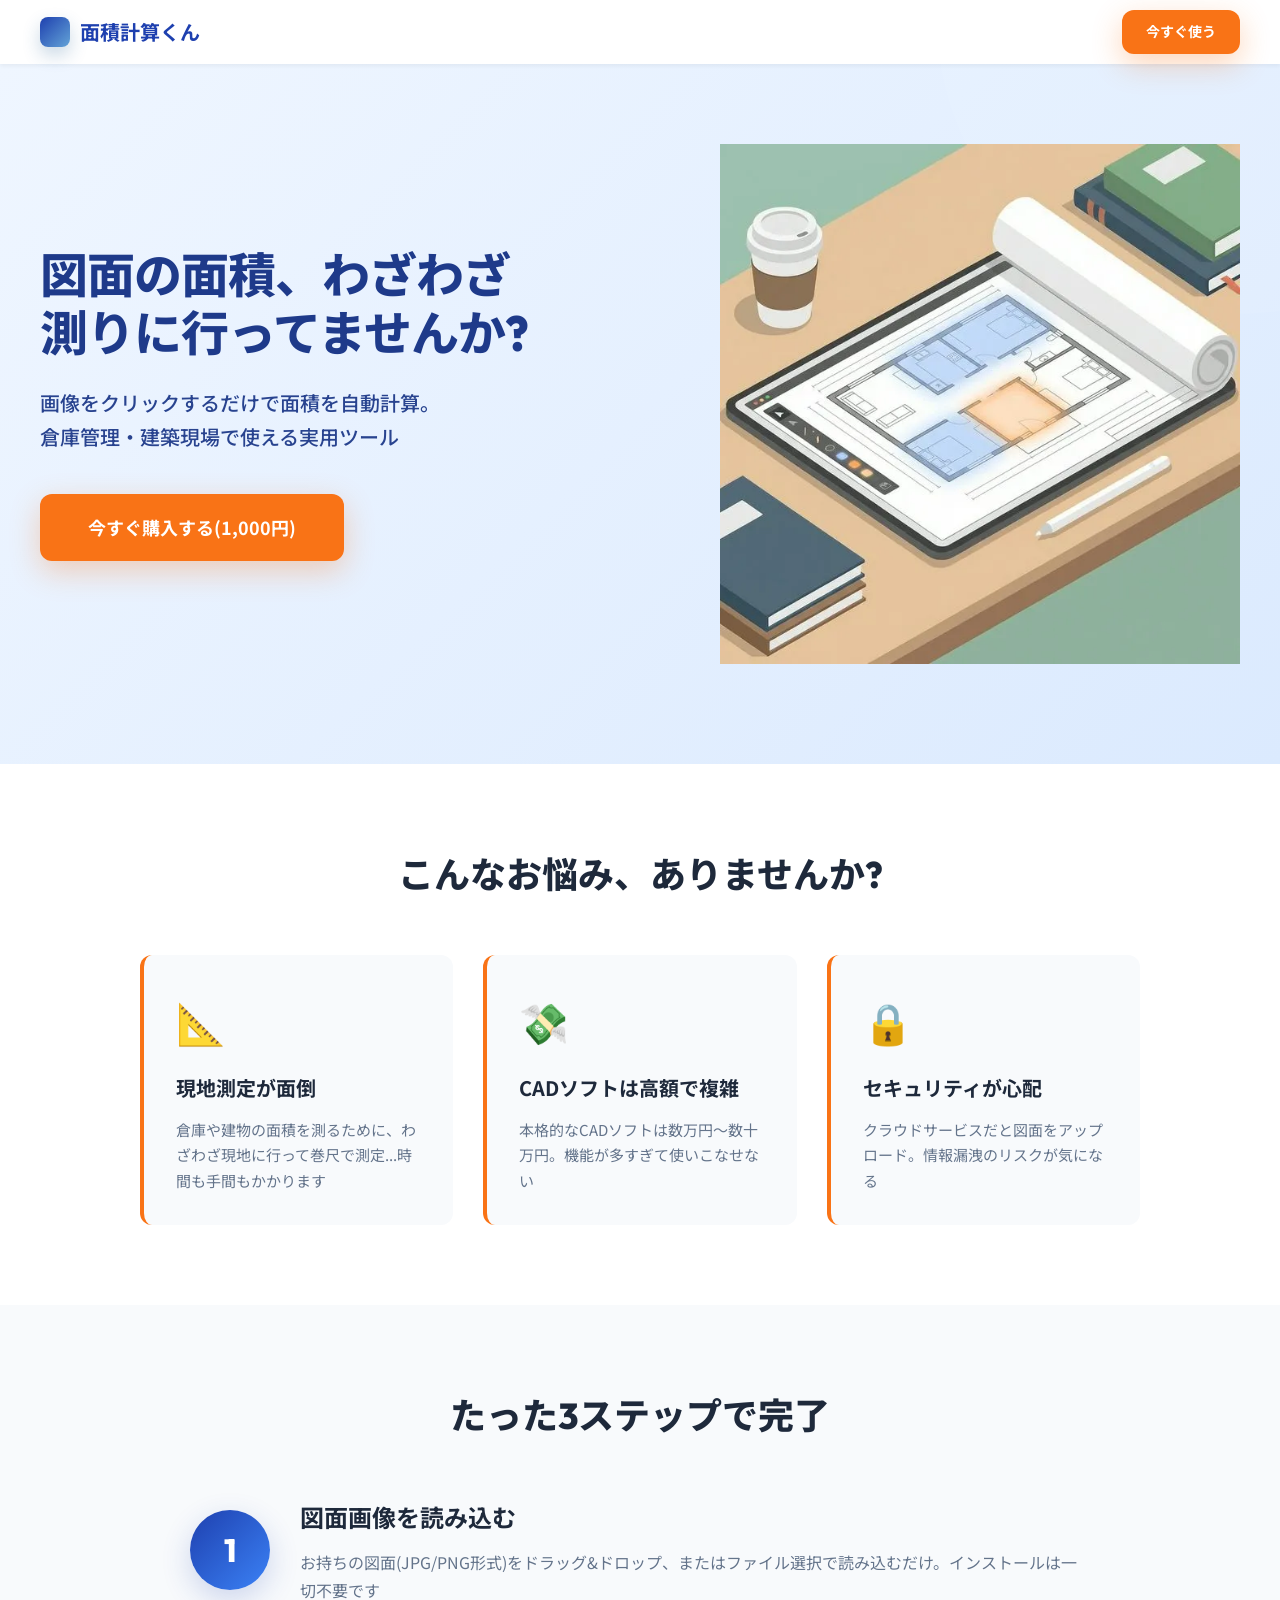
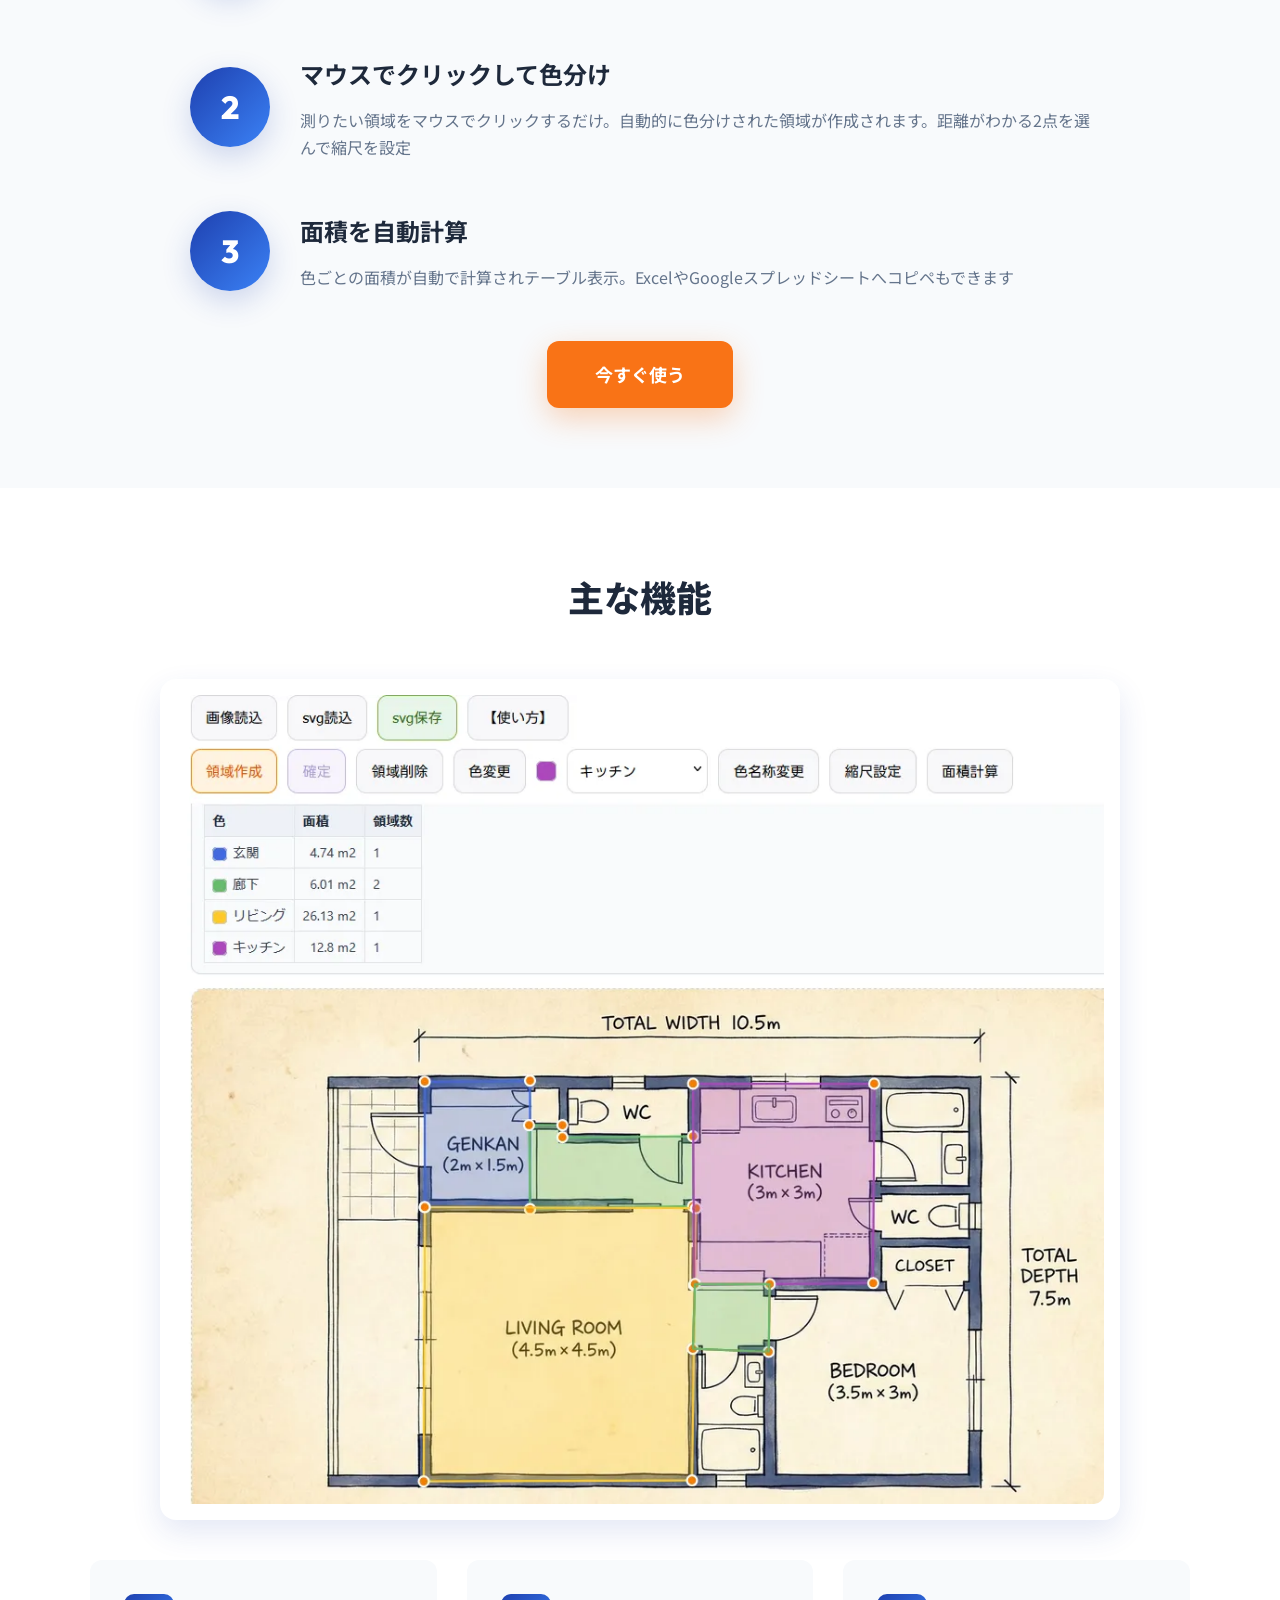
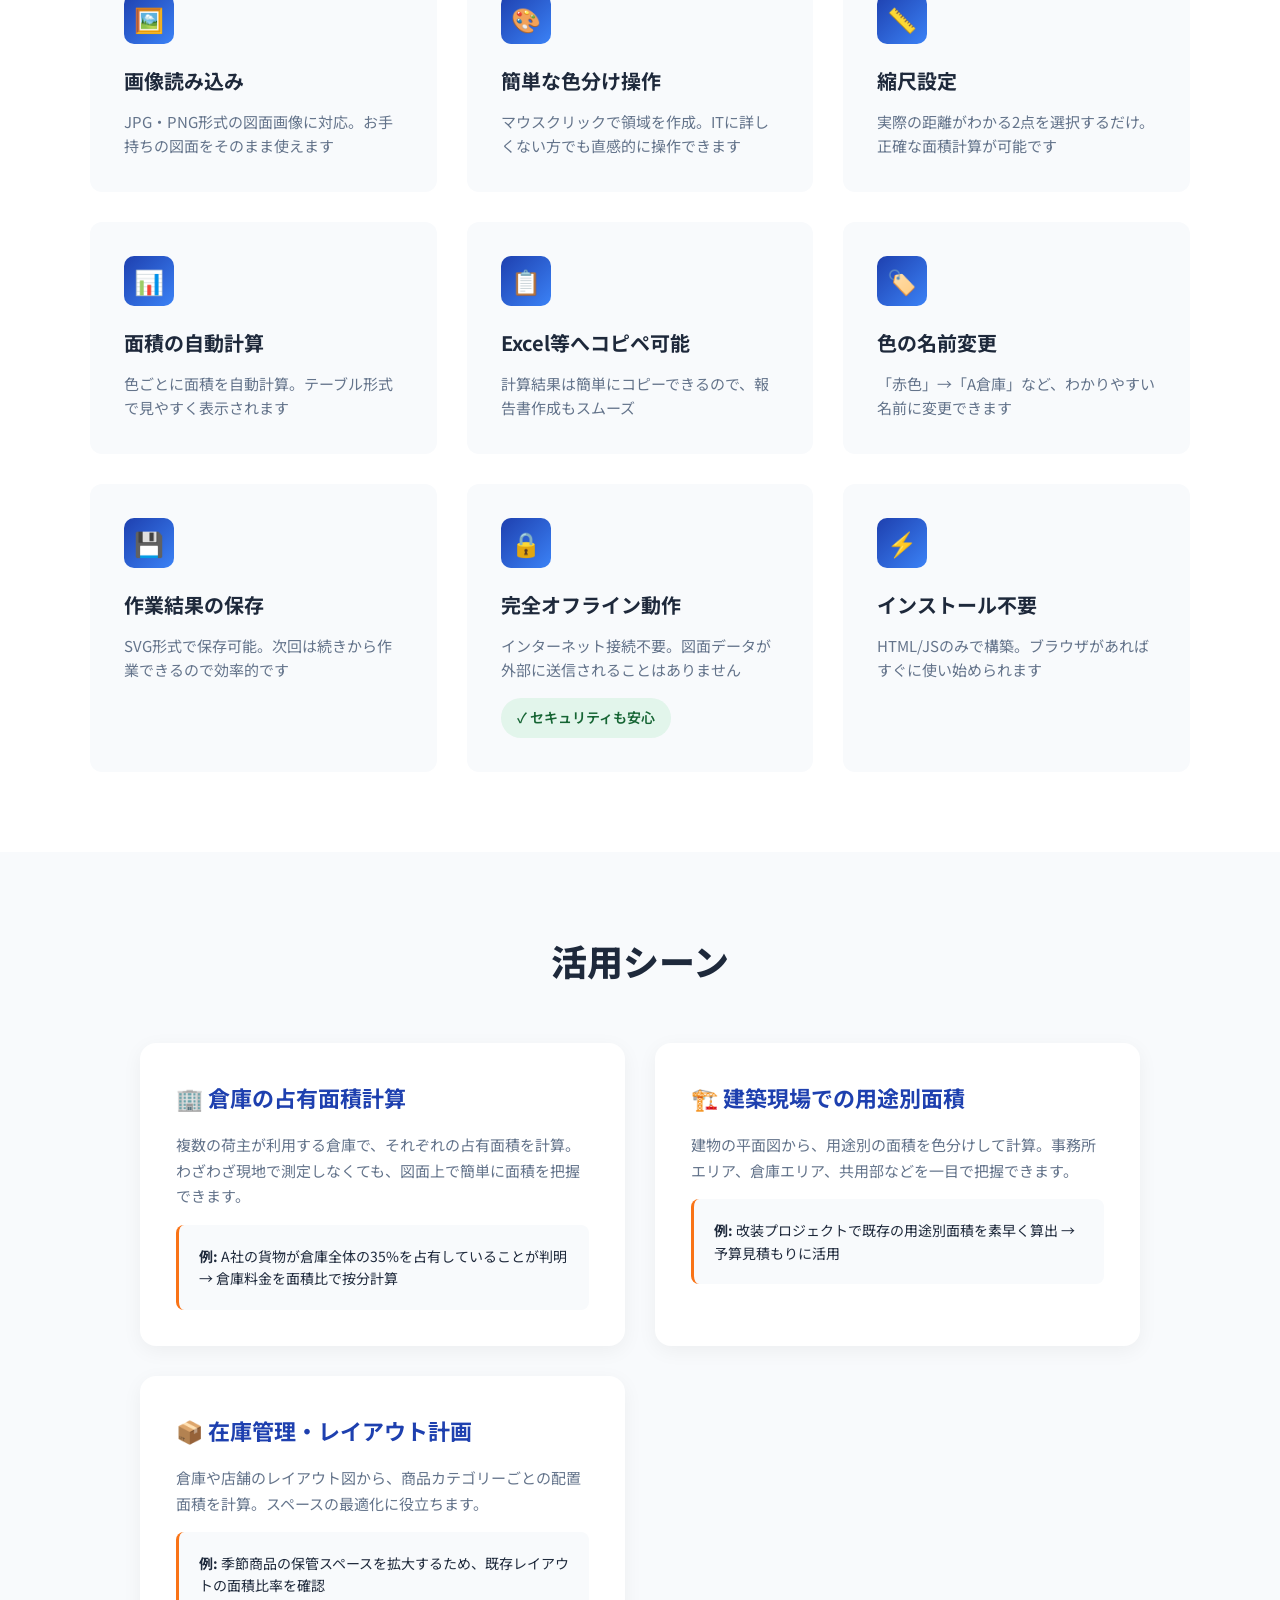
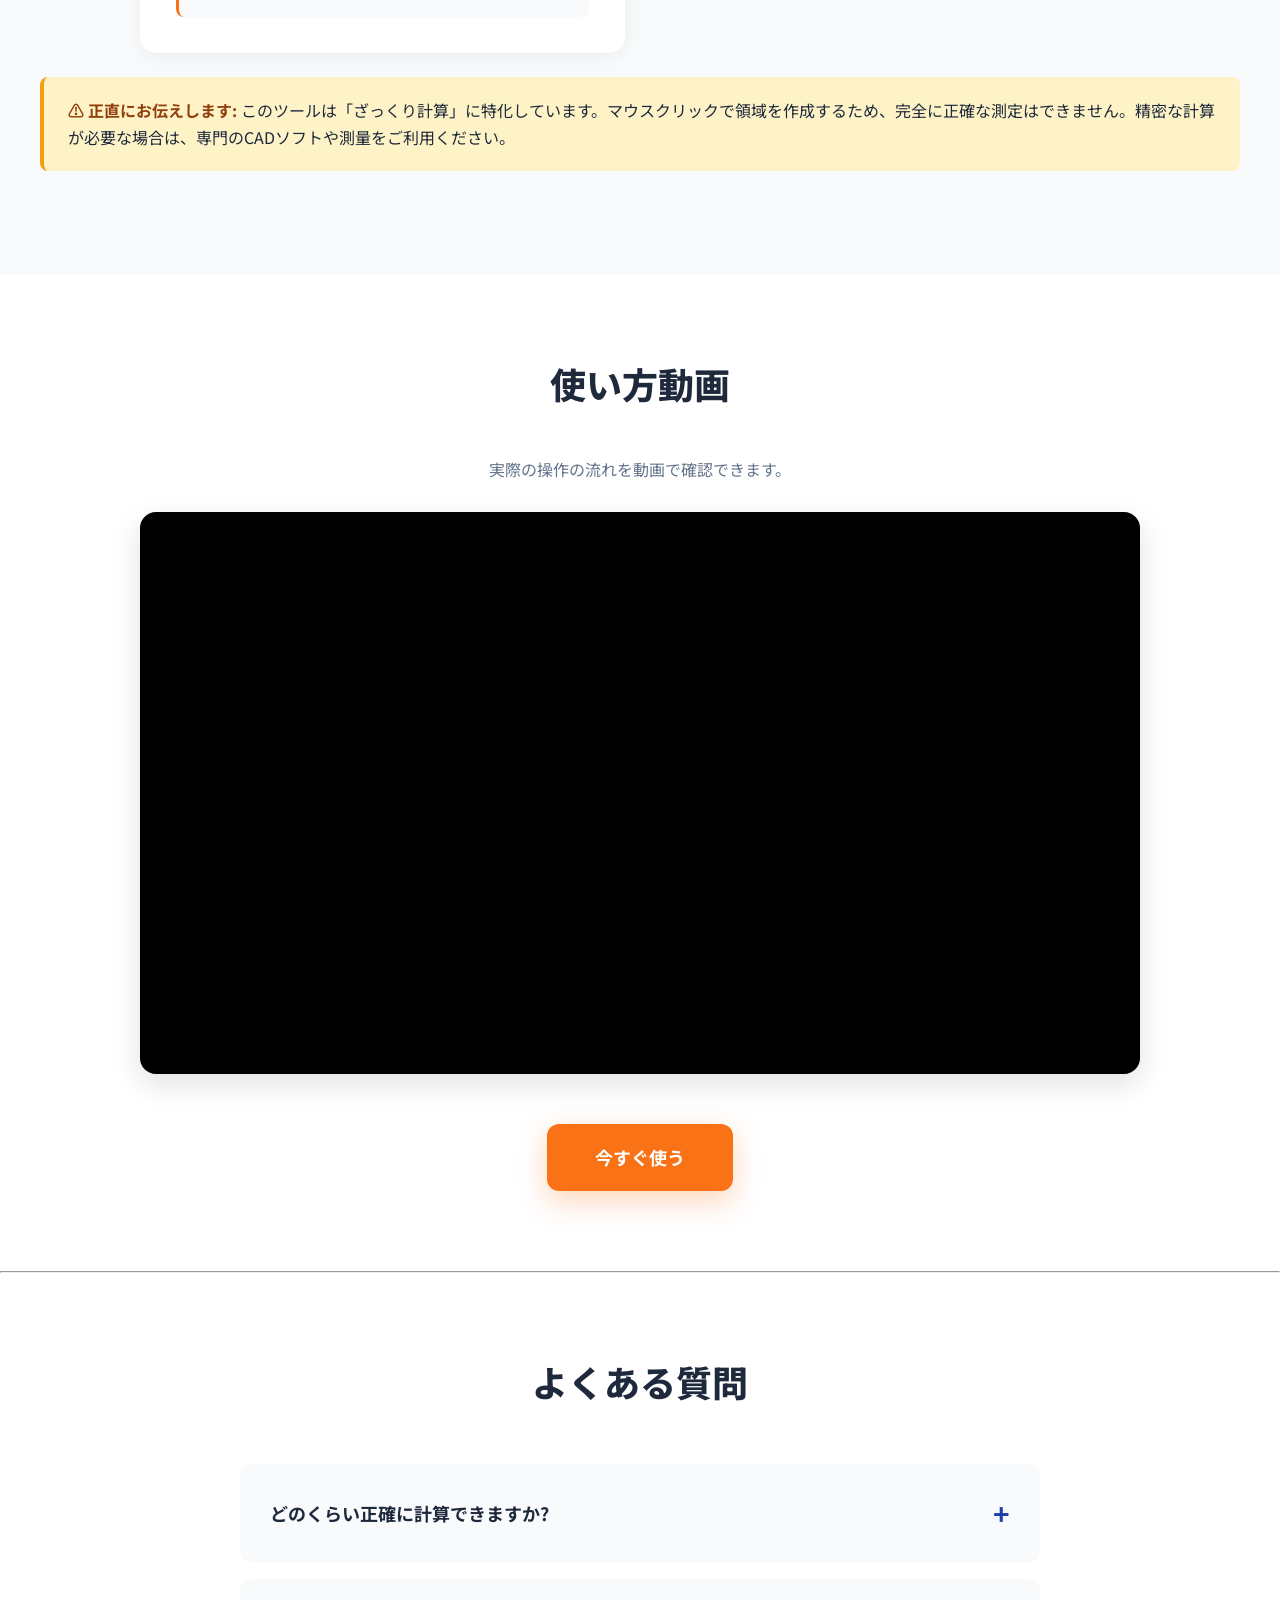
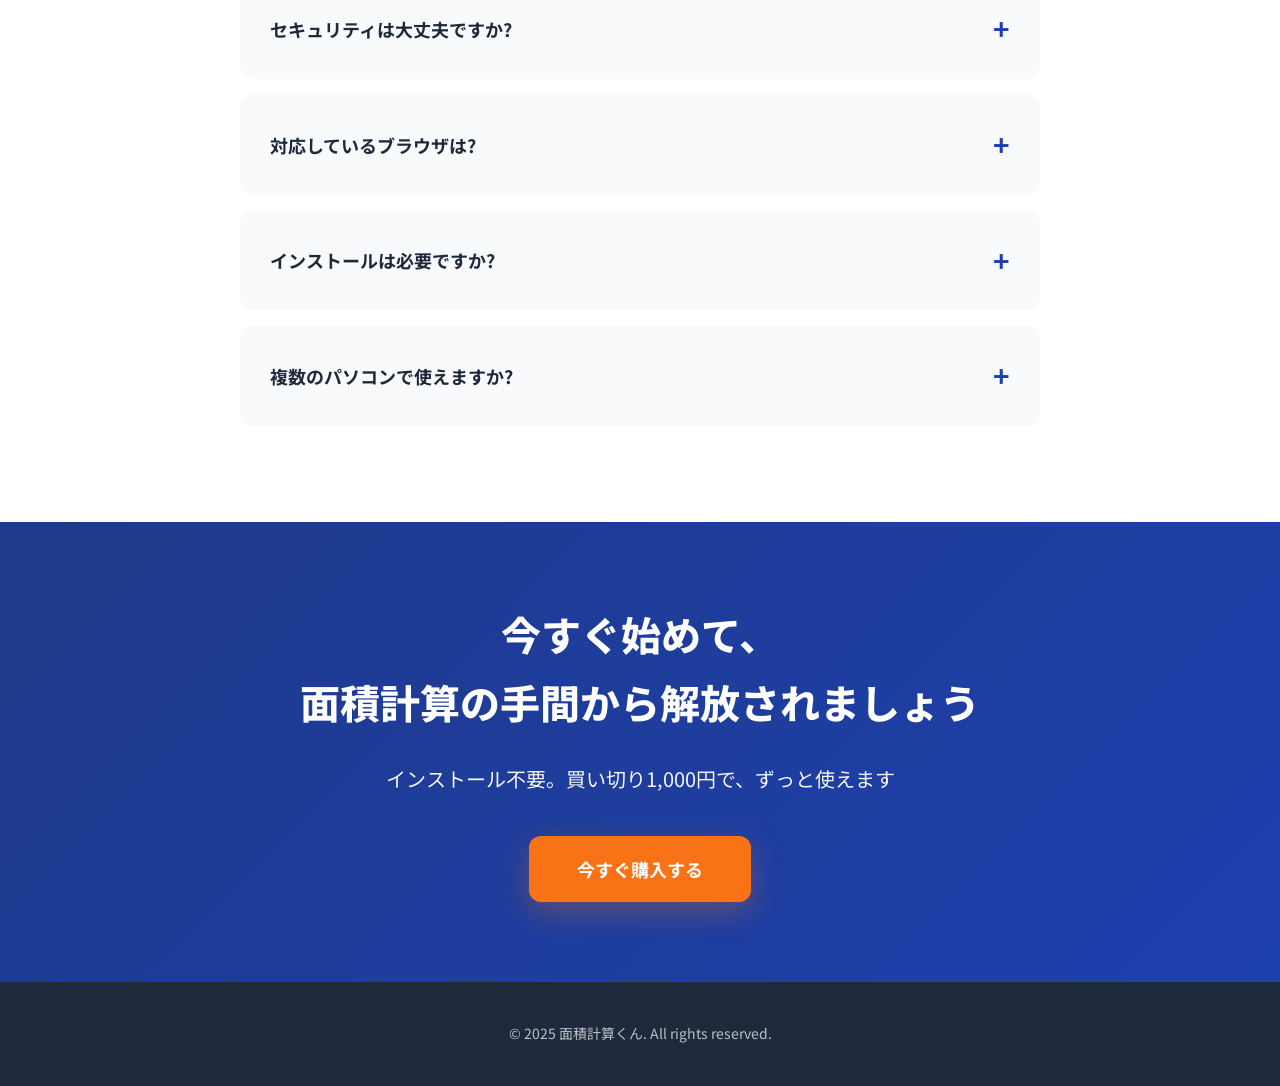
<file: index.html>
﻿<!DOCTYPE html>
<html lang="ja">
<head>
    <meta charset="UTF-8">
    <meta name="viewport" content="width=device-width, initial-scale=1.0">
    <title>面積計算くん - クリックするだけで色分け面積管理</title>
    <link href="https://fonts.googleapis.com/css2?family=Noto+Sans+JP:wght@400;500;700;900&family=Outfit:wght@600;800&display=swap" rel="stylesheet">
    <link rel="stylesheet" href="/css/style.css">
    <meta name="description" content="倉庫管理や建築現場での用途別面積把握に最適。図面の面積を簡単に計算できるツール。クリックするだけで色分けされ、自動的に面積が計算されます。インストール不要で、セキュリティも安心。">
</head>
<body>
    <header>
    <div class="container">
        <div class="brand">
            <span class="brand-mark"></span>
            面積計算くん
        </div>
        
        <a href="https://benri-soft.booth.pm/items/8011512" class="cta-button" target="_blank" rel="noopener noreferrer">今すぐ使う</a>
    </div>
  </header>
    <!-- Hero Section -->
    <section class="hero">
        <div class="container">
            <div class="hero-layout">
                <div class="hero-content">
                    <!--<div class="hero-tag">🚀 インストール不要・すぐに使える</div>-->
                    <h1>図面の面積、わざわざ<br>測りに行ってませんか?</h1>
                    <p class="hero-subtitle">画像をクリックするだけで面積を自動計算。<br>倉庫管理・建築現場で使える実用ツール</p>
                    <a href="https://benri-soft.booth.pm/items/8011512" class="cta-button" target="_blank" rel="noopener noreferrer">今すぐ購入する(1,000円)</a>
                </div>
                <div class="hero-visual">
                    <img src="images/イメージイラスト.webp" alt="面積計算くんのイメージイラスト">
                </div>
            </div>
        </div>
    </section>

    <!-- Problem Section -->
    <section class="problem-section">
        <div class="container">
            <h2 class="section-title">こんなお悩み、ありませんか?</h2>
            <div class="problems-grid">
                <div class="problem-card">
                    <div class="problem-icon">📐</div>
                    <h3 class="problem-title">現地測定が面倒</h3>
                    <p class="problem-text">倉庫や建物の面積を測るために、わざわざ現地に行って巻尺で測定...時間も手間もかかります</p>
                </div>
                <div class="problem-card">
                    <div class="problem-icon">💸</div>
                    <h3 class="problem-title">CADソフトは高額で複雑</h3>
                    <p class="problem-text">本格的なCADソフトは数万円〜数十万円。機能が多すぎて使いこなせない</p>
                </div>
                <div class="problem-card">
                    <div class="problem-icon">🔒</div>
                    <h3 class="problem-title">セキュリティが心配</h3>
                    <p class="problem-text">クラウドサービスだと図面をアップロード。情報漏洩のリスクが気になる</p>
                </div>
            </div>
        </div>
    </section>

    <!-- How It Works -->
    <section class="how-section">
        <div class="container">
            <h2 class="section-title">たった3ステップで完了</h2>
            <div class="steps">
                <div class="step">
                    <div class="step-number">1</div>
                    <div class="step-content">
                        <h3>図面画像を読み込む</h3>
                        <p>お持ちの図面(JPG/PNG形式)をドラッグ&ドロップ、またはファイル選択で読み込むだけ。インストールは一切不要です</p>
                    </div>
                </div>
                <div class="step">
                    <div class="step-number">2</div>
                    <div class="step-content">
                        <h3>マウスでクリックして色分け</h3>
                        <p>測りたい領域をマウスでクリックするだけ。自動的に色分けされた領域が作成されます。距離がわかる2点を選んで縮尺を設定</p>
                    </div>
                </div>
                <div class="step">
                    <div class="step-number">3</div>
                    <div class="step-content">
                        <h3>面積を自動計算</h3>
                        <p>色ごとの面積が自動で計算されテーブル表示。ExcelやGoogleスプレッドシートへコピペもできます</p>
                    </div>
                </div>
            </div>
            <a href="https://benri-soft.booth.pm/items/8011512" class="cta-button" target="_blank" rel="noopener noreferrer">今すぐ使う</a>
        </div>
    </section>

    <!-- Features -->
    <section class="features-section">
        <div class="container">
            <h2 class="section-title">主な機能</h2>
            <div class="how-intro-image">
                <img src="images/スクリーンショット.webp" alt="面積計算くんの操作スクリーンショット">
            </div>
            <div class="features-grid">
                <div class="feature-card">
                    <div class="feature-icon">🖼️</div>
                    <h3>画像読み込み</h3>
                    <p>JPG・PNG形式の図面画像に対応。お手持ちの図面をそのまま使えます</p>
                </div>
                <div class="feature-card">
                    <div class="feature-icon">🎨</div>
                    <h3>簡単な色分け操作</h3>
                    <p>マウスクリックで領域を作成。ITに詳しくない方でも直感的に操作できます</p>
                </div>
                <div class="feature-card">
                    <div class="feature-icon">📏</div>
                    <h3>縮尺設定</h3>
                    <p>実際の距離がわかる2点を選択するだけ。正確な面積計算が可能です</p>
                </div>
                <div class="feature-card">
                    <div class="feature-icon">📊</div>
                    <h3>面積の自動計算</h3>
                    <p>色ごとに面積を自動計算。テーブル形式で見やすく表示されます</p>
                </div>
                <div class="feature-card">
                    <div class="feature-icon">📋</div>
                    <h3>Excel等へコピペ可能</h3>
                    <p>計算結果は簡単にコピーできるので、報告書作成もスムーズ</p>
                </div>
                <div class="feature-card">
                    <div class="feature-icon">🏷️</div>
                    <h3>色の名前変更</h3>
                    <p>「赤色」→「A倉庫」など、わかりやすい名前に変更できます</p>
                </div>
                <div class="feature-card">
                    <div class="feature-icon">💾</div>
                    <h3>作業結果の保存</h3>
                    <p>SVG形式で保存可能。次回は続きから作業できるので効率的です</p>
                </div>
                <div class="feature-card">
                    <div class="feature-icon">🔒</div>
                    <h3>完全オフライン動作</h3>
                    <p>インターネット接続不要。図面データが外部に送信されることはありません</p>
                    <div class="security-badge">
                        ✓ セキュリティも安心
                    </div>
		</div>
                <div class="feature-card">
                    <div class="feature-icon">⚡</div>
                    <h3>インストール不要</h3>
                    <p>HTML/JSのみで構築。ブラウザがあればすぐに使い始められます</p>
                </div>
            </div>
        </div>
    </section>

    <!-- Use Cases -->
    <section class="usecase-section">
        <div class="container">
            <h2 class="section-title">活用シーン</h2>
            <div class="usecase-grid">
                <div class="usecase-card">
                    <h3>🏢 倉庫の占有面積計算</h3>
                    <p>複数の荷主が利用する倉庫で、それぞれの占有面積を計算。わざわざ現地で測定しなくても、図面上で簡単に面積を把握できます。</p>
                    <div class="usecase-example">
                        <strong>例:</strong> A社の貨物が倉庫全体の35%を占有していることが判明 → 倉庫料金を面積比で按分計算
                    </div>
                </div>
                <div class="usecase-card">
                    <h3>🏗️ 建築現場での用途別面積</h3>
                    <p>建物の平面図から、用途別の面積を色分けして計算。事務所エリア、倉庫エリア、共用部などを一目で把握できます。</p>
                    <div class="usecase-example">
                        <strong>例:</strong> 改装プロジェクトで既存の用途別面積を素早く算出 → 予算見積もりに活用
                    </div>
                </div>
                <div class="usecase-card">
                    <h3>📦 在庫管理・レイアウト計画</h3>
                    <p>倉庫や店舗のレイアウト図から、商品カテゴリーごとの配置面積を計算。スペースの最適化に役立ちます。</p>
                    <div class="usecase-example">
                        <strong>例:</strong> 季節商品の保管スペースを拡大するため、既存レイアウトの面積比率を確認
                    </div>
                </div>
            </div>
            <div class="highlight-box">
                <strong>⚠️ 正直にお伝えします:</strong> このツールは「ざっくり計算」に特化しています。マウスクリックで領域を作成するため、完全に正確な測定はできません。精密な計算が必要な場合は、専門のCADソフトや測量をご利用ください。
            </div>
        </div>
    </section>

    <!-- Tutorial Video -->
    <section class="video-section">
        <div class="container">
            <h2 class="section-title">使い方動画</h2>
            <p class="section-lead">実際の操作の流れを動画で確認できます。</p>
            <div class="video-frame">
                <div style="padding:56.25% 0 0 0;position:relative;"><iframe src="https://player.vimeo.com/video/1169047497?badge=0&amp;autopause=0&amp;player_id=0&amp;app_id=58479" frameborder="0" allow="autoplay; fullscreen; picture-in-picture; clipboard-write; encrypted-media; web-share" referrerpolicy="strict-origin-when-cross-origin" style="position:absolute;top:0;left:0;width:100%;height:100%;" title="面積計算くんの使い方"></iframe></div><script src="https://player.vimeo.com/api/player.js"></script>
            </div>
            <a href="https://benri-soft.booth.pm/items/8011512" class="cta-button" target="_blank" rel="noopener noreferrer">今すぐ使う</a>
        </div>
        
    </section>
<hr>
    <!-- FAQ -->
    <section class="faq-section">
        <div class="container">
            <h2 class="section-title">よくある質問</h2>
            <div class="faq-container">
                <div class="faq-item">
                    <div class="faq-question">どのくらい正確に計算できますか?</div>
                    <div class="faq-answer">
                        <div class="faq-answer-content">
                            マウスクリックで領域を作成するため、完全に正確な計算はできません。「ざっくり面積を把握したい」「概算で十分」という用途に適しています。精密な測定が必要な場合は、専門のCADソフトや実測をおすすめします。</div>
                        </div>
                </div>
                <div class="faq-item">
                    <div class="faq-question">セキュリティは大丈夫ですか?</div>
                    <div class="faq-answer">
                        <div class="faq-answer-content">
                            完全オフラインで動作するため、図面データがインターネット上に送信されることは一切ありません。お使いのパソコン内だけで処理が完結します。機密性の高い図面でも安心してご利用いただけます。</div>
                        </div>
                </div>
                <div class="faq-item">
                    <div class="faq-question">対応しているブラウザは?</div>
                    <div class="faq-answer">
                        <div class="faq-answer-content">
                            Chrome、Edge、Firefox、Safariなど、主要なモダンブラウザに対応しています。</div>
                        </div>
                </div>
                <div class="faq-item">
                    <div class="faq-question">インストールは必要ですか?</div>
                    <div class="faq-answer">
                        <div class="faq-answer-content">
                            インストールは一切不要です。HTMLファイルをダウンロードして、ブラウザで開くだけですぐに使い始められます。</div>
                        </div>
                </div>
                <div class="faq-item">
                    <div class="faq-question">複数のパソコンで使えますか?</div>
                    <div class="faq-answer">
                        <div class="faq-answer-content">
                            はい、購入者ご本人であれば、複数のパソコンでご利用いただけます。ただし、第三者への配布や販売は禁止されています。</div>
                        </div>
                </div>
            </div>
        </div>
    </section>

    <!-- Final CTA -->
    <section class="cta-section">
        <div class="container">
            <h2>今すぐ始めて、<br>面積計算の手間から解放されましょう</h2>
            <p>インストール不要。買い切り1,000円で、ずっと使えます</p>
            <a href="https://benri-soft.booth.pm/items/8011512" class="cta-button" target="_blank" rel="noopener noreferrer">今すぐ購入する</a>
        </div>
    </section>

    <!-- Footer -->
    <footer>
        <div class="container">
            <p>&copy; 2025 面積計算くん. All rights reserved.</p>
        </div>
    </footer>

    <script>
        // FAQ toggle
        document.querySelectorAll('.faq-question').forEach(question => {
            question.addEventListener('click', () => {
                const item = question.parentElement;
                item.classList.toggle('active');
            });
        });

        // Smooth scroll for anchor links
        document.querySelectorAll('a[href^="#"]').forEach(anchor => {
            anchor.addEventListener('click', function (e) {
                e.preventDefault();
                const target = document.querySelector(this.getAttribute('href'));
                if (target) {
                    target.scrollIntoView({
                        behavior: 'smooth',
                        block: 'start'
                    });
                }
            });
        });

        // Scroll animations
        const observerOptions = {
            threshold: 0.1,
            rootMargin: '0px 0px -50px 0px'
        };

        const observer = new IntersectionObserver((entries) => {
            entries.forEach(entry => {
                if (entry.isIntersecting) {
                    entry.target.style.opacity = '1';
                    entry.target.style.transform = 'translateY(0)';
                }
            });
        }, observerOptions);

        document.querySelectorAll('.problem-card, .feature-card, .usecase-card').forEach(el => {
            el.style.opacity = '0';
            el.style.transform = 'translateY(20px)';
            el.style.transition = 'all 0.6s ease-out';
            observer.observe(el);
        });
    </script>
</body>
</html>
</file>
<file: css/style.css>
﻿:root {
            --primary: #1e40af;
            --primary-dark: #1e3a8a;
            --accent: #f97316;
            --accent-hover: #ea580c;
            --bg-light: #f8fafc;
            --bg-white: #ffffff;
            --text-dark: #1e293b;
            --text-gray: #64748b;
            --border: #e2e8f0;
        }

        * {
            margin: 0;
            padding: 0;
            box-sizing: border-box;
        }

        header {
            position: sticky;
            top: 0;
            background-color: white;
            box-shadow: 0 2px 4px rgba(0, 0, 0, 0.05);
            z-index: 1000;
        }
        header .container {
            display: flex;
            align-items: center;
            justify-content: space-between;
            padding: 10px 0;
        }
        header .cta-button {
            padding: 10px 24px;
            font-size: 14px;
        }
        .brand {
            display: inline-flex;
            align-items: center;
            gap: 10px;
            font-weight: 700;
            font-size: 20px;
            color: var(--primary);
        }

        .brand-mark {
            width: 30px;
            height: 30px;
            border-radius: 8px;
            background: linear-gradient(135deg, var(--primary), #63a3d7);
            box-shadow: 0 8px 18px rgba(31, 94, 145, 0.24);
        }
        body {
            font-family: 'Noto Sans JP', sans-serif;
            color: var(--text-dark);
            line-height: 1.7;
            background: var(--bg-light);
            overflow-x: hidden;
        }

        /* Hero Section */
        .hero {
            background: linear-gradient(135deg, #EFF6FF 0%, #DBEAFE 100%);
            color: var(--primary-dark);
            padding: 80px 20px 100px;
            position: relative;
            overflow: hidden;
        }

        .hero::before {
            content: '';
            position: absolute;
            top: -50%;
            right: -20%;
            width: 600px;
            height: 600px;
            background: rgba(255, 255, 255, 0.05);
            border-radius: 50%;
            animation: float 20s infinite ease-in-out;
        }

        @keyframes float {
            0%, 100% { transform: translate(0, 0) scale(1); }
            50% { transform: translate(-50px, 50px) scale(1.1); }
        }

        .container {
            max-width: 1200px;
            position: relative;
            margin: 0 auto;
            z-index: 1;
        }

        .hero-content {
            max-width: 700px;
            margin: 0;
            text-align: left;
            animation: fadeInUp 0.8s ease-out;
        }

        .hero-layout {
            display: grid;
            grid-template-columns: 1.1fr 0.9fr;
            gap: 40px;
            align-items: center;
        }

        .hero-visual {
            animation: fadeInUp 0.8s ease-out 0.2s backwards;
        }

        .hero-visual img {
            width: 100%;
            height: auto;
            display: block;
            max-width: 520px;
            margin-left: auto;
        }

        @keyframes fadeInUp {
            from {
                opacity: 0;
                transform: translateY(30px);
            }
            to {
                opacity: 1;
                transform: translateY(0);
            }
        }

        .hero-tag {
            display: inline-block;
            background: rgba(255, 255, 255, 0.2);
            padding: 8px 20px;
            border-radius: 30px;
            font-size: 14px;
            font-weight: 500;
            margin-bottom: 24px;
            backdrop-filter: blur(10px);
        }

        h1 {
            font-family: 'Outfit', 'Noto Sans JP', sans-serif;
            font-size: 48px;
            font-weight: 800;
            line-height: 1.2;
            margin-bottom: 24px;
            letter-spacing: -0.02em;
        }

        .hero-subtitle {
            font-size: 20px;
            opacity: 0.95;
            margin-bottom: 40px;
            font-weight: 500;
        }

        .cta-button {
            display: inline-block;
            background: var(--accent);
            color: white;
            padding: 18px 48px;
            border-radius: 12px;
            text-decoration: none;
            font-weight: 700;
            font-size: 18px;
            transition: all 0.3s ease;
            box-shadow: 0 10px 30px rgba(249, 115, 22, 0.3);
            border: none;
            cursor: pointer;
        }

        .cta-button:hover {
            background: var(--accent-hover);
            transform: translateY(-2px);
            box-shadow: 0 15px 40px rgba(249, 115, 22, 0.4);
        }

        .price-tag {
            display: block;
            margin-top: 16px;
            font-size: 16px;
            opacity: 0.9;
        }

        /* Screenshot */
        .hero-image {
            margin-top: 60px;
            animation: fadeInUp 0.8s ease-out 0.2s backwards;
        }

        .screenshot-box {
            background: white;
            border-radius: 16px;
            padding: 20px;
            box-shadow: 0 20px 60px rgba(30, 64, 175, 0.2);
            max-width: 900px;
            margin: 0 auto;
        }

        .screenshot-image {
            width: 100%;
            height: auto;
            border-radius: 8px;
            display: block;
        }

        .screenshot-placeholder {
            background: linear-gradient(135deg, #f1f5f9 0%, #e2e8f0 100%);
            border-radius: 8px;
            padding: 80px 20px;
            text-align: center;
            color: var(--text-gray);
            border: 2px dashed var(--border);
        }

        .screenshot-placeholder svg {
            width: 80px;
            height: 80px;
            margin-bottom: 16px;
            opacity: 0.5;
        }

        /* Problem Section */
        .problem-section {
            background: white;
            padding: 80px 20px;
        }

        .section-title {
            font-family: 'Outfit', 'Noto Sans JP', sans-serif;
            font-size: 36px;
            font-weight: 800;
            text-align: center;
            margin-bottom: 50px;
            color: var(--text-dark);
        }

        .problems-grid {
            display: grid;
            grid-template-columns: repeat(auto-fit, minmax(280px, 1fr));
            gap: 30px;
            max-width: 1000px;
            margin: 0 auto;
        }

        .problem-card {
            background: var(--bg-light);
            padding: 32px;
            border-radius: 12px;
            border-left: 4px solid var(--accent);
            transition: transform 0.3s ease;
        }

        .problem-card:hover {
            transform: translateY(-5px);
        }

        .problem-icon {
            font-size: 40px;
            margin-bottom: 16px;
        }

        .problem-title {
            font-size: 20px;
            font-weight: 700;
            margin-bottom: 12px;
            color: var(--text-dark);
        }

        .problem-text {
            color: var(--text-gray);
            font-size: 15px;
        }

        /* How It Works */
        .how-section {
            background: var(--bg-light);
            padding: 80px 20px;
        }

        .steps {
            max-width: 900px;
            margin: 0 auto;
        }

        .how-intro-image {
            max-width: 960px;
            margin: 0 auto 40px;
            background: var(--bg-white);
            border-radius: 16px;
            padding: 16px;
            box-shadow: 0 12px 30px rgba(30, 64, 175, 0.12);
        }

        .how-intro-image img {
            width: 100%;
            height: auto;
            display: block;
            border-radius: 10px;
        }

        .how-section .cta-button {
            display: block;
            width: fit-content;
            margin: 10px auto 0;
        }
        .video-section .cta-button {
            display: block;
            width: fit-content;
            margin: 50px auto 0;
        }

        .step {
            display: flex;
            gap: 30px;
            margin-bottom: 50px;
            align-items: center;
            animation: fadeInUp 0.6s ease-out backwards;
        }

        .step:nth-child(1) { animation-delay: 0.1s; }
        .step:nth-child(2) { animation-delay: 0.2s; }
        .step:nth-child(3) { animation-delay: 0.3s; }

        .step-number {
            flex-shrink: 0;
            width: 80px;
            height: 80px;
            background: linear-gradient(135deg, var(--primary) 0%, #3b82f6 100%);
            color: white;
            border-radius: 50%;
            display: flex;
            align-items: center;
            justify-content: center;
            font-family: 'Outfit', sans-serif;
            font-size: 32px;
            font-weight: 800;
            box-shadow: 0 10px 30px rgba(30, 64, 175, 0.2);
        }

        .step-content h3 {
            font-size: 24px;
            font-weight: 700;
            margin-bottom: 12px;
            color: var(--text-dark);
        }

        .step-content p {
            color: var(--text-gray);
            font-size: 16px;
        }

        /* Features */
        .features-section {
            background: white;
            padding: 80px 20px;
        }

        .features-grid {
            display: grid;
            grid-template-columns: repeat(auto-fit, minmax(300px, 1fr));
            gap: 30px;
            max-width: 1100px;
            margin: 0 auto;
        }

        .feature-card {
            padding: 32px;
            border-radius: 12px;
            background: var(--bg-light);
            transition: all 0.3s ease;
            border: 2px solid transparent;
        }

        .feature-card:hover {
            border-color: var(--primary);
            transform: translateY(-5px);
            box-shadow: 0 10px 30px rgba(30, 64, 175, 0.1);
        }

        .feature-icon {
            width: 50px;
            height: 50px;
            background: linear-gradient(135deg, var(--primary) 0%, #3b82f6 100%);
            border-radius: 10px;
            display: flex;
            align-items: center;
            justify-content: center;
            margin-bottom: 20px;
            font-size: 24px;
        }

        .feature-card h3 {
            font-size: 20px;
            font-weight: 700;
            margin-bottom: 12px;
            color: var(--text-dark);
        }

        .feature-card p {
            color: var(--text-gray);
            font-size: 15px;
            line-height: 1.6;
        }

        /* Use Cases */
        .usecase-section {
            background: var(--bg-light);
            padding: 80px 20px;
        }

        .usecase-grid {
            display: grid;
            grid-template-columns: repeat(auto-fit, minmax(320px, 1fr));
            gap: 30px;
            max-width: 1000px;
            margin: 0 auto;
        }

        .usecase-card {
            background: white;
            padding: 36px;
            border-radius: 16px;
            box-shadow: 0 5px 20px rgba(0, 0, 0, 0.05);
        }

        .usecase-card h3 {
            font-size: 22px;
            font-weight: 700;
            margin-bottom: 16px;
            color: var(--primary);
        }

        .usecase-card p {
            color: var(--text-gray);
            margin-bottom: 16px;
            font-size: 15px;
        }

        .usecase-example {
            background: var(--bg-light);
            padding: 20px;
            border-radius: 8px;
            border-left: 3px solid var(--accent);
            font-size: 14px;
            color: var(--text-dark);
            line-height: 1.6;
        }

        /* Tutorial Video */
        .video-section {
            background: white;
            padding: 80px 20px;
        }

        .section-lead {
            max-width: 900px;
            margin: -10px auto 28px;
            text-align: center;
            color: var(--text-gray);
            font-size: 16px;
        }

        .video-frame {
            max-width: 1000px;
            margin: 0 auto;
            border-radius: 16px;
            overflow: hidden;
            background: #000;
            box-shadow: 0 10px 30px rgba(0, 0, 0, 0.12);
        }

        /* FAQ */
        .faq-section {
            background: white;
            padding: 80px 20px;
        }

        .faq-container {
            max-width: 800px;
            margin: 0 auto;
        }

        .faq-item {
            background: var(--bg-light);
            margin-bottom: 16px;
            border-radius: 12px;
            overflow: hidden;
            border: 2px solid transparent;
            transition: all 0.3s ease;
        }

        .faq-item:hover {
            border-color: var(--primary);
        }

        .faq-question {
            padding: 24px 28px;
            font-weight: 700;
            font-size: 18px;
            color: var(--text-dark);
            cursor: pointer;
            display: flex;
            justify-content: space-between;
            align-items: center;
        }

        .faq-question::after {
            content: '+';
            font-size: 28px;
            color: var(--primary);
            transition: transform 0.3s ease;
        }

        .faq-item.active .faq-question::after {
            transform: rotate(45deg);
        }

        .faq-answer {
            max-height: 0;
            overflow: hidden;
            transition: max-height 0.3s ease;
        }

        .faq-item.active .faq-answer {
            max-height: 500px;
        }

        .faq-answer-content {
            padding: 0 28px 24px;
            color: var(--text-gray);
            line-height: 1.7;
        }

        /* CTA Section */
        .cta-section {
            background: linear-gradient(135deg, var(--primary-dark) 0%, var(--primary) 100%);
            color: white;
            padding: 80px 20px;
            text-align: center;
        }

        .cta-section h2 {
            font-family: 'Outfit', 'Noto Sans JP', sans-serif;
            font-size: 40px;
            font-weight: 800;
            margin-bottom: 24px;
        }

        .cta-section p {
            font-size: 20px;
            margin-bottom: 40px;
            opacity: 0.95;
        }

        /* Footer */
        footer {
            background: var(--text-dark);
            color: white;
            padding: 40px 20px;
            text-align: center;
        }

        footer p {
            opacity: 0.7;
            font-size: 14px;
        }

        /* Responsive */
        @media (max-width: 768px) {
            h1 {
                font-size: 36px;
            }

            .hero-layout {
                grid-template-columns: 1fr;
                gap: 28px;
            }

            .hero-content {
                margin: 0 auto;
                text-align: center;
            }

            .hero-visual img {
                margin: 0 auto;
                max-width: 440px;
            }

            .hero-subtitle {
                font-size: 18px;
            }

            .section-title {
                font-size: 28px;
            }

            .section-lead {
                font-size: 15px;
            }

            .step {
                flex-direction: column;
                text-align: center;
            }

            .step-number {
                width: 60px;
                height: 60px;
                font-size: 24px;
            }

            .cta-section h2 {
                font-size: 32px;
            }
        }

        /* Highlight boxes */
        .highlight-box {
            background: #fef3c7;
            border-left: 4px solid #f59e0b;
            padding: 20px 24px;
            border-radius: 8px;
            margin: 24px 0;
        }

        .highlight-box strong {
            color: #92400e;
        }

        .security-badge {
            display: inline-flex;
            align-items: center;
            gap: 8px;
            background: rgba(34, 197, 94, 0.1);
            color: #166534;
            padding: 8px 16px;
            border-radius: 20px;
            font-size: 14px;
            font-weight: 600;
            margin-top: 16px;
        }
</file>
